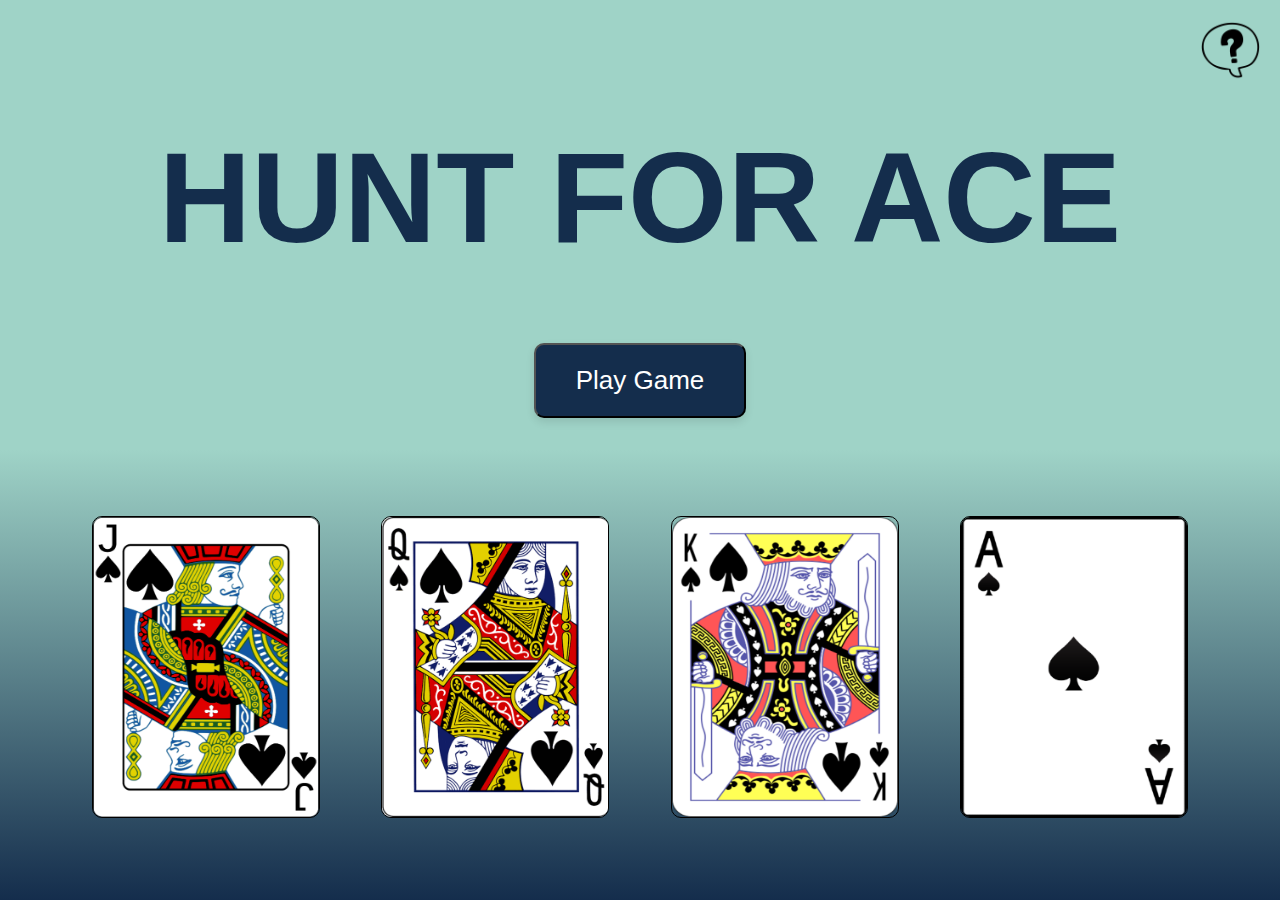
<file: index.html>
<!DOCTYPE html>
<html lang="en">

<head>
    <meta charset="UTF-8">
    <meta name="viewport" content="width=device-width, initial-scale=1.0">
    <title>Game</title>
    <link rel="stylesheet" href="style.css" />
    
</head>
<body>
    <div class="main-container">
        <div class="instruct">
            <a href="./instructionpage.html">
                <img  class="question-mark"src="images/instruct.png" alt="questions"/>
            </a>
          
        </div>
        <div class="center-wrapper">
            <h1 class="heading">
                HUNT FOR ACE
            </h1>
            
        </div>
       
       
        <div class="center-wrapper">
            <button class="playGameBtn" id="playGameBtn">
                Play Game
            </button>
        </div>
        <div class="center-wrapper">
            <div class="card-container">
                <div class="card">
                    <img src="images/jack.png" alt="jack" />
                </div>
                <div class="card">
                    <img src="images/queen.png" alt="queen" />
                </div>
                <div class="card">
                    <img src="images/king.png" alt="king" />
                </div>
                <div class="card">
                    <img src="images/ace.png" alt="ace" />
                </div>

            </div>
        </div>
    </div>
<script src="./index.js"></script>
</body>

</html>
</file>
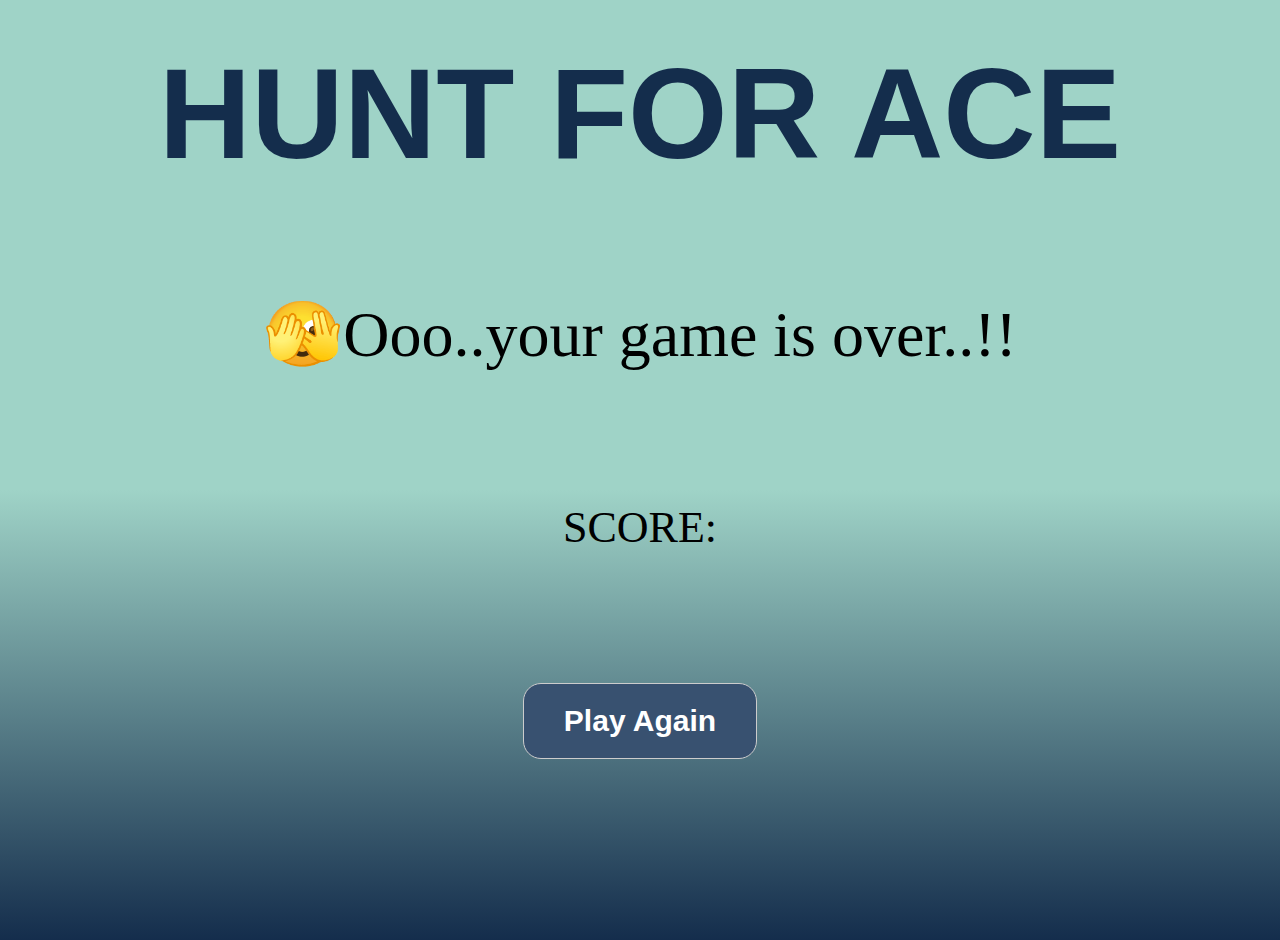
<file: gameover.html>
<!DOCTYPE html>
<html lang="en">

<head>
    <meta charset="UTF-8">
    <meta name="viewport" content="width=device-width, initial-scale=1.0">
    <title>GameOver</title>
    <link rel="stylesheet" href="gameOver.css" />
</head>

<body>
    <div class="main-container">
        <div class="center-wrapper">
            <h1 class="heading">
                HUNT FOR ACE
            </h1>
        </div>
        <div class="GameOver">
            🫣Ooo..your game is over..!!
        </div>
        <div class="score">
            SCORE: <span id="displayScore">0</span>
        </div>
        <div class="btn">
            <button id="playAgain">
                Play Again
            </button>
        </div>
    </div>

</body>
<script src="./gameover.js"></script>
</html>
</file>
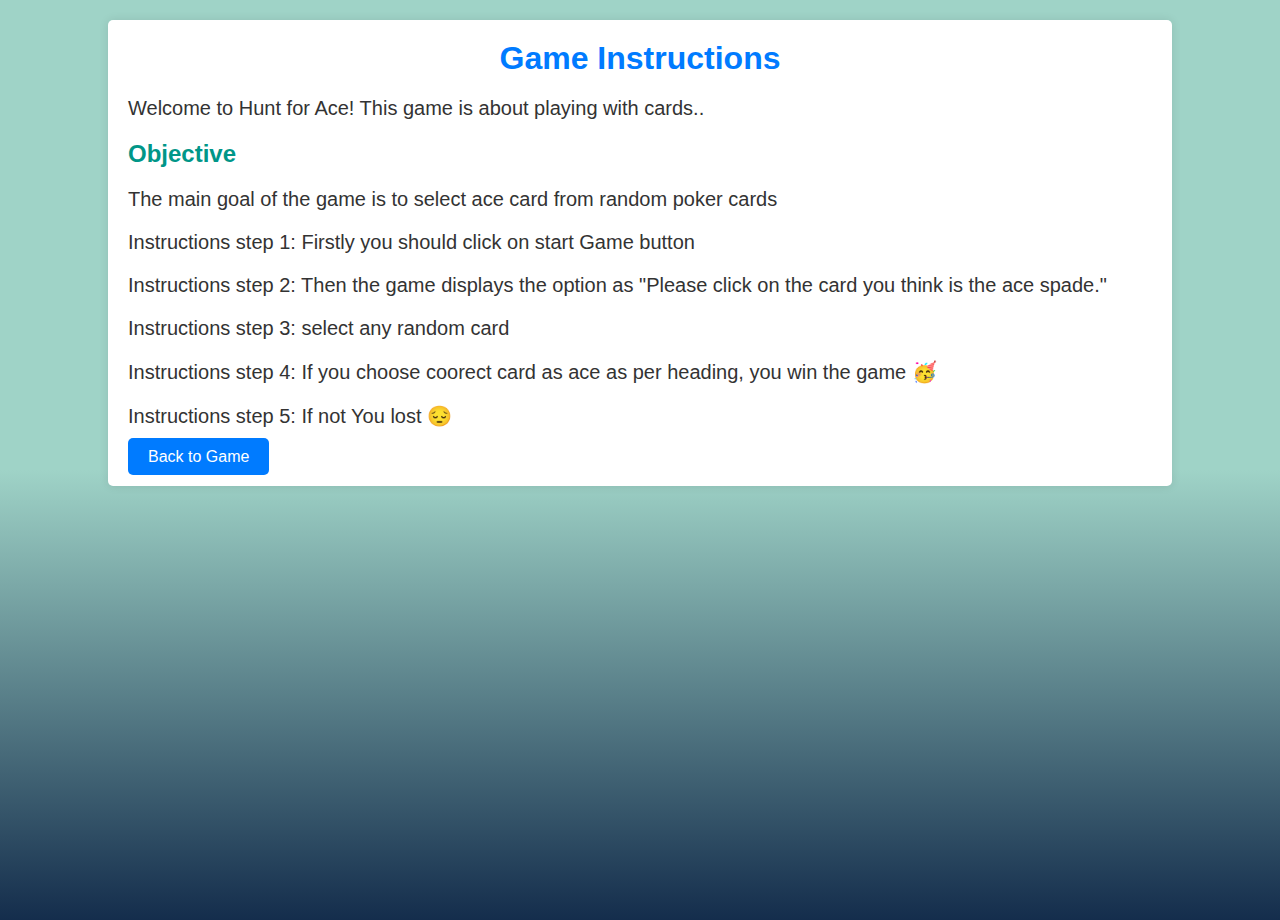
<file: instructionpage.html>
<!DOCTYPE html>
<html lang="en">

<head>
    <meta charset="UTF-8">
    <meta name="viewport" content="width=device-width, initial-scale=1.0">
    <title>Game</title>
    <link rel="stylesheet" href="style.css" />
    <style>
        body {
            font-family: Arial, sans-serif;
            margin: 0;
            padding: 0;
            background-color: #f4f4f4;
            color: #333;
        }

        .instructions-container {
            width: 80%;
            margin: 20px auto;
            padding: 20px;
            background-color: #fff;
            box-shadow: 0 0 10px rgba(0, 0, 0, 0.1);
            border-radius: 5px;
        }

        h1 {
            text-align: center;
            color: #007bff;
            margin-bottom: 20px;
        }

        h2 {
            color: #009688;
            margin-bottom: 20px;
        }

        p {
            font-size: 20px;
            margin-bottom: 20px;
        }

        .back-button {
            display:flexbox;
            justify-content: center;
            padding: 10px 20px;
            background-color: #007bff;
            color: #fff;
            text-decoration: none;
            border-radius: 5px;
          
        }

        .back-button:hover {
            background-color: #0056b3;
        }
        @media all and (max-width:550px) {

            h1{
                font-size: 30px;
            }
            p{
                font-size: 18px;
            }
            h2{
                font-size: 20px;
            }
        }
    </style>
</head>


<body>
  
    <div class="instructions-container">
        <h1>Game Instructions</h1>
        <p>Welcome to Hunt for Ace! This game is about playing with cards..</p>
     
        <h2>Objective</h2>
        <p>The main goal of the game is to select ace card from random poker cards</p>
        <p>Instructions step 1: Firstly you should click on start Game button</p>
        <p>Instructions step 2: Then the game displays the option as "Please click on the card you think is the ace spade." </p>
        <p>Instructions step 3: select any random card</p>
        <p>Instructions step 4: If you choose coorect card as ace as per heading, you win the game 🥳 </p>
        <p>Instructions step 5: If not You lost 😔</p>
        

        <a href="index.html" class="back-button">Back to Game</a>
        
    </div>
   
    </div>

   
  
</body>

</html>
</file>
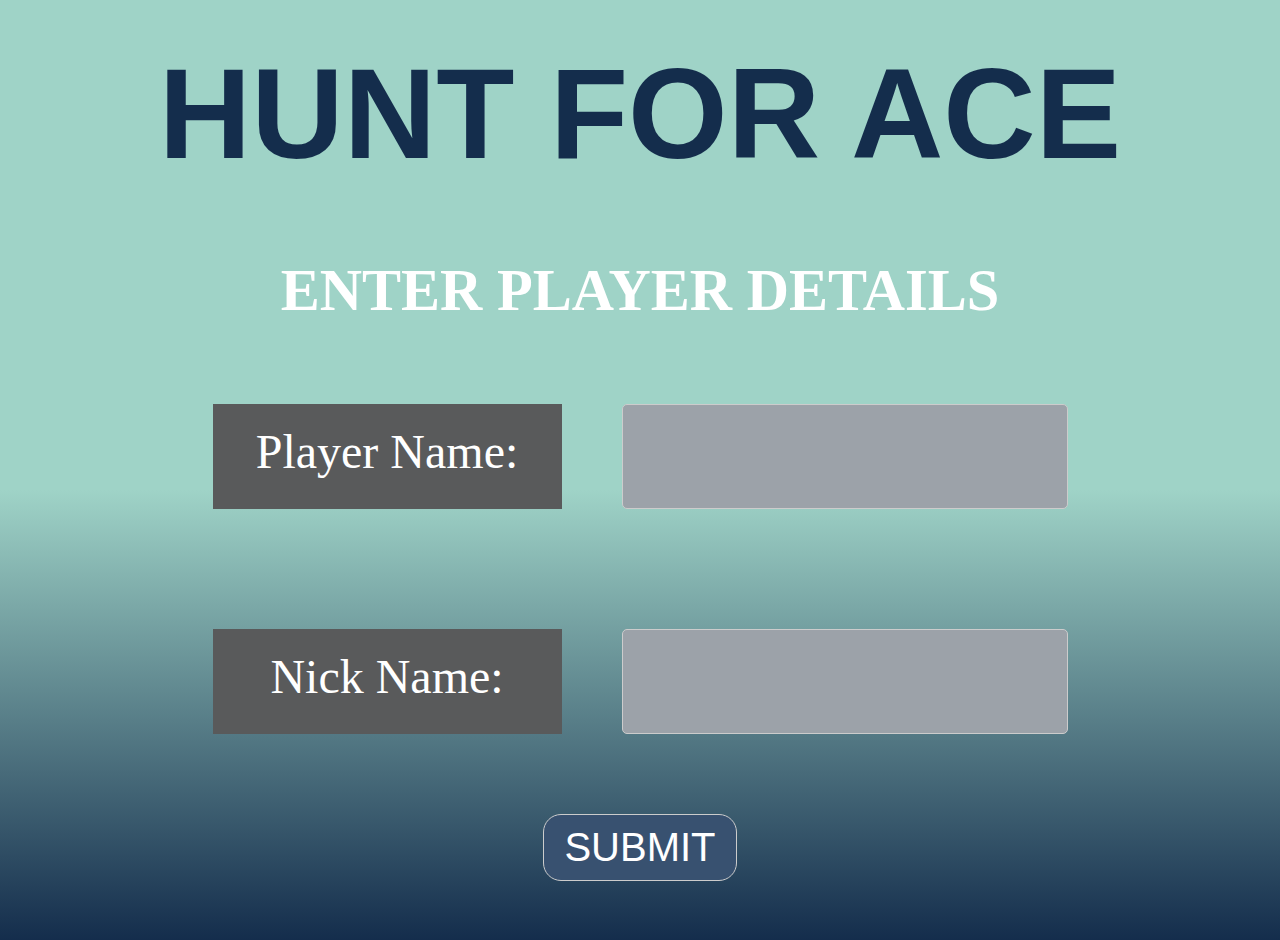
<file: playerinput.html>
<!DOCTYPE html>
<html lang="en">

<head>
    <meta charset="UTF-8">
    <meta name="viewport" content="width=device-width, initial-scale=1.0">
    <title>Input</title>
    <link rel="stylesheet" href="input.css" />
</head>

<body>
    <div class="center-wrapper">
        <h1 class="heading">
            HUNT FOR ACE
        </h1>
    </div>
    <div class="player-details">
        <h3>ENTER PLAYER DETAILS</h3>
    </div>
    
    <div class="container">
        <div class="row">
            <div class="box">
                <p>Player Name:</p>
            </div>
            <input type="text" class="yourName" id="input1" required>
        </div>
        <div class="row">
            <div class="box">
                <p>Nick Name:</p>
            </div>
            <input type="text"  class="yourName" id="input2"required>
        </div>
    </div>
    <div class="btn">
        <button  id="submit" >
            SUBMIT
        </button>
    </div>

    <script src="./input.js"></script>
</body>

</html>
</file>
<file: style.css>
*{
    margin: 0px;
    padding: 0px; 

}
body,html{
    margin: 0px;
    padding: 0px;
    height: 100%;
     background: rgb(159,211,199);
    background: linear-gradient(180deg, rgba(159,211,199,1) 50%, rgba(20,45,76,1) 100%);
}
.center-wrapper {
    text-align: center;
    margin-top: 40px;
}
.instruct{
    display: flex;
    justify-content: flex-end;
    padding-top: 20px;
    padding-right: 20px;
}
.question-mark{
    width: 60px;
}

.heading {
    font-size: 128px;
    font-weight: 900;
    color: #142D4C;
    font-family: 'Archivo Black', sans-serif;
}

.playGameBtn {
    padding: 20px 40px;
    font-size: 26px;
    border-radius: 10px;
    color: white;
    background-color: #142D4C;
    cursor: pointer;
    box-shadow: 0 4px 8px rgba(0, 0, 0, 0.1);
    transition: box-shadow 0.3s ease;
    margin-top: 2rem;
}

.playGameBtn:hover {
    box-shadow: 0 8px 16px rgba(0, 0, 0, 0.2);
}

.card-container {
    display: flex;
    justify-content: space-evenly;
    grid-template-columns: repeat(4,1fr);
    gap: 20px;
   margin-top: 3rem;
    padding: 50px;
}
.card{
    border-radius: 8px;
    
}
.card img{
    width:226px;
    height: 300px;
    border: 1px solid black;
    object-fit: fit;
    border-radius: 10px;
}
@media all and (max-width:550px){
.heading{
    font-size:40px;
    margin-top: 10rem;
}
.card{
    width: 10px;
    /* height:2px ; */
    margin-right:70px;
    position:relative;
    right:2em ;

}
body,html{
    background-attachment: fixed;
}
}
</file>
<file: gameOver.css>
*{
    margin: 0px;
    padding: 0px; 

}
body,html{
    margin: 0px;
    padding: 0px;
    height: 100%;
     background: rgb(159,211,199);
    background: linear-gradient(180deg, rgba(159,211,199,1) 50%, rgba(20,45,76,1) 100%);
}
.center-wrapper {
    text-align: center;
    margin-top: 40px;
}

.heading {
    font-size: 128px;
    font-weight: 900;
    color: #142D4C;
    font-family: 'Archivo Black', sans-serif;
}
.GameOver{
    text-align: center;
    margin-top: 110px;
    font-size: 64px;
}
.score{
    text-align: center;
    margin-top: 130px;
    font-size: 44px;

}
.btn{
    display: flex;
    justify-content: center;
    margin-top: 130px;
}
button:hover {
    box-shadow: 0 8px 16px rgba(0, 0, 0, 0.2);
}

#playAgain{
    font-size: 30px ;
    font-weight: 600;
    padding: 20px 40px;
    color: white;
    background-color: #385170;
    border-radius: 18px;
    border: 1px solid #ccc;
}
@media all and (max-width : 550px){
    .heading{
        font-size:40px;
        margin-top: 10rem;
    }
    .card{
        border:0px;  
         
    }
    .card-container{
        display: flex;
        justify-content: space-around;
        gap:2rem;
        width:10px;
        height:20px;
    }
    .GameOver{
        font-size: 30px;
    }
}
</file>
<file: input.css>
*{
    margin: 0px;
    padding: 0px; 

}
body,html{
    margin: 0px;
    padding: 0px;
    height: 100%;
     background: rgb(159,211,199);
    background: linear-gradient(180deg, rgba(159,211,199,1) 50%, rgba(20,45,76,1) 100%);
}

.center-wrapper {
    text-align: center;
    margin-top: 40px;
}

.heading {
    font-size: 128px;
    font-weight: 900;
    color: #142D4C;
    font-family: 'Archivo Black', sans-serif;
}
.player-details{
    margin-top: 70px;
    color:white;
    font-size: 50px;
    font-style: regular;
    text-align: center;

}
.btn{
    display: flex;
    justify-content: center;
}
button{
    font-size: 40px ;
    padding: 10px 20px;
    color: white;
    background-color: #385170;
    border-radius: 18px;
    border: 1px solid #ccc;

}
button:hover {
    box-shadow: 0 8px 16px rgba(0, 0, 0, 0.2);
}


   
   
.container {
    padding: 20px;
  }
  
  .row {
    display: flex;
    justify-content: center;
    padding:60px;
    gap:50px;

  }
 .yourName{
    padding: 20px;
 }
  
  .box{
    background-color: #595A5B;
    padding: 20px;
    margin-right: 10px;
    color:white;
    width:309px;
    height:65px;
    text-align: center;
    margin: 34px a;
    font-size: 3rem;
  }
  
  
  input[type="text"] {
    padding: 8px;
    border-radius: 5px;
    border: 1px solid #ccc;
    background-color: #9CA2A9;
    padding-left: 50px;
   font-size: 30px;
    color:white;
    

  }
  @media all and (max-width:550px) {
    .heading{
        font-size:40px;
        margin-top: 10rem;
    }
    .player-details{
        font-size:20px;
        margin-top: 2rem;
    }
    .yourName{
        font-size: 10px;
    }
    
    .box{
        width:6rem;
        height:20px;
    }
    
    input{
        width:8rem;
    }
    p{
        font-size: 19px;
        width:6rem;
        height: 20px;
    }
    img{
        width:10px;
        
    }
  }
</file>
